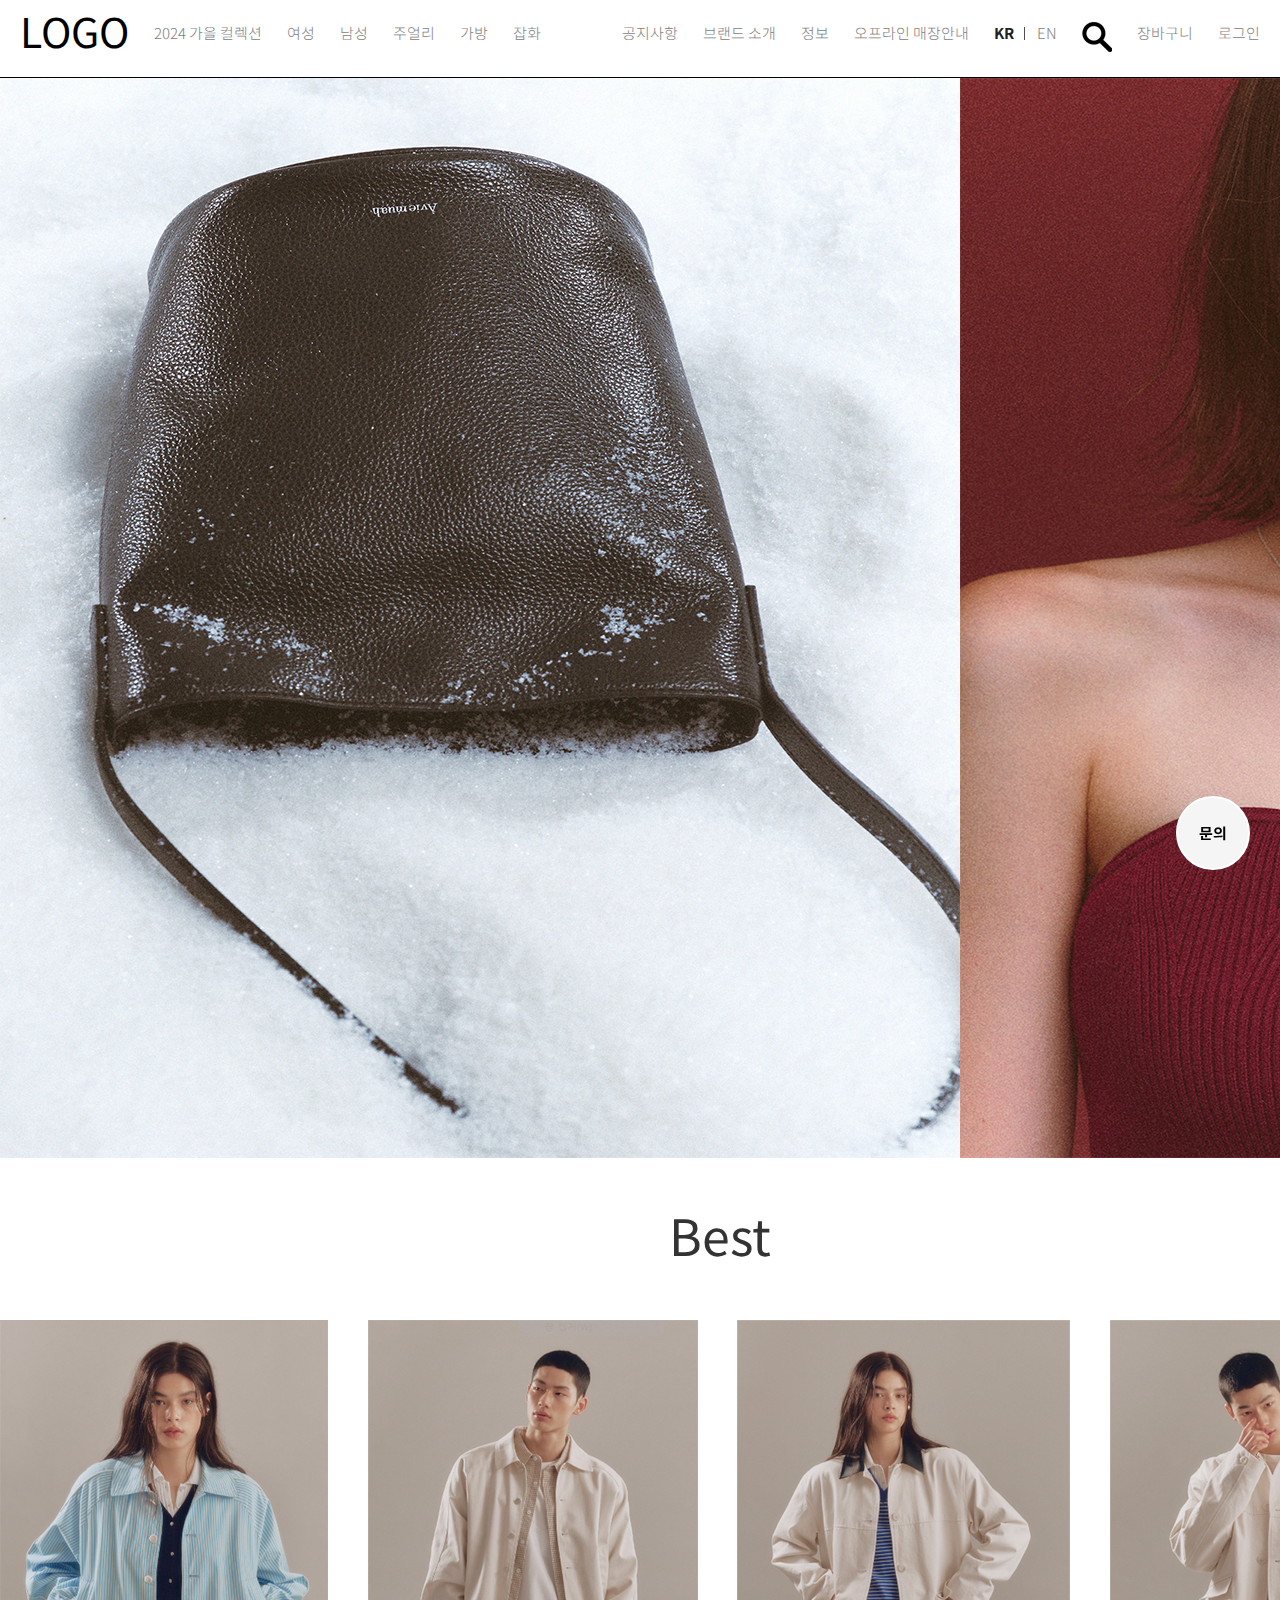
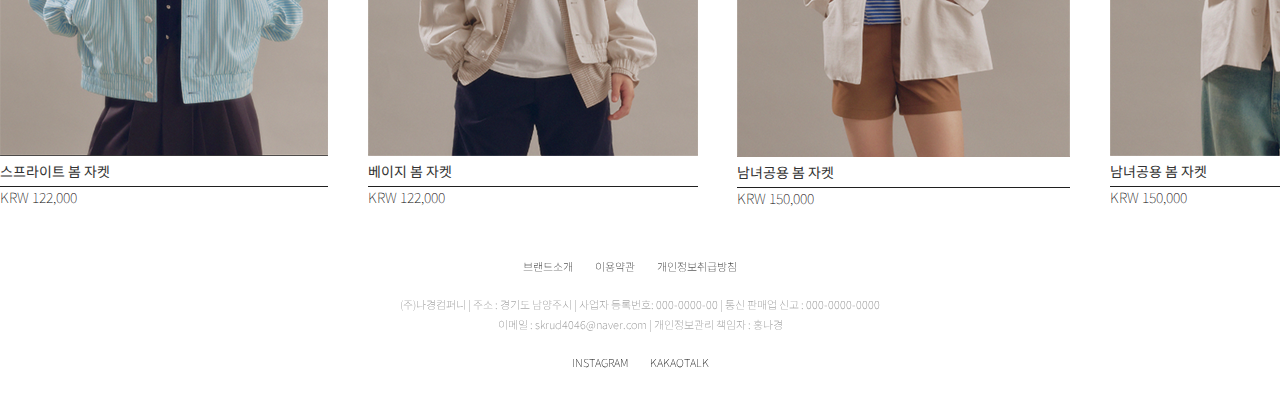
<file: index.html>
<!DOCTYPE html>
<html lang="KR">
  <head>
    <meta charset="UTF-8" />
    <meta name="viewport" content="width=device-width, initial-scale=1.0" />
    <title>프로토타입웹사이트</title>
    <link rel="stylesheet" href="./css/style.css" />
  </head>
  <body>
    <div id="wrap">
      <header id="header">
        <div class="inner">
          <h1><a href="./index.html">logo</a></h1>
          <nav id="gnb">
            <ul>
              <li><a href="./product.html">2024 가을 컬렉션</a></li>
              <li><a href="#">여성</a></li>
              <li><a href="#">남성</a></li>
              <li><a href="#">주얼리</a></li>
              <li><a href="#">가방</a></li>
              <li><a href="#">잡화</a></li>
            </ul>
            <ul>
              <li><a href="#">공지사항</a></li>
              <li><a href="#">브랜드 소개</a></li>
              <li><a href="#">정보</a></li>
              <li><a href="#">오프라인 매장안내</a></li>
              <li><a href="#" class="on">KR</a></li>
              <!-- after -->
              <li><a href="#">EN</a></li>
              <li>
                <a href="#"><img src="./img/seach_icon-1.png" alt="" /></a>
              </li>
              <li><a href="#">장바구니</a></li>
              <li><a href="#">로그인</a></li>
            </ul>
          </nav>
        </div>
      </header>
      <div id="slider">
        <div class="slider-wrap">
          <div class="slider s1">
            <img src="./img/main-bg.jpg" alt="메인페이지 슬라이드 이미지1" />
          </div>
          <div class="slider s2">
            <img src="./img/main-bg2.jpg" alt="메인페이지 슬라이드 이미지2" />
          </div>
          <div class="slider s3">
            <img src="./img/main-bg3.jpg" alt="메인페이지 슬라이드 이미지3" />
          </div>
        </div>
      </div>
      <section id="best">
        <div class="inner">
          <article>
            <h2>best</h2>
            <div class="box-wrap">
              <div class="box">
                <div class="img">
                  <img src="./img/best/best01.png" alt="w1" />
                </div>
                <div class="product_des">
                  <h3 class="name">스프라이트 봄 자켓</h3>
                  <p class="price">KRW 122,000</p>
                </div>
              </div>
              <div class="box">
                <div class="img">
                  <img src="./img/best/best02.png" alt="m1" />
                </div>
                <div class="product_des">
                  <h3 class="name">베이지 봄 자켓</h3>
                  <p class="price">KRW 122,000</p>
                </div>
              </div>
              <div class="box">
                <div class="img">
                  <img src="./img/best/best03.png" alt="w2" />
                </div>
                <div class="product_des">
                  <h3 class="name">남녀공용 봄 자켓</h3>
                  <p class="price">KRW 150,000</p>
                </div>
              </div>
              <div class="box">
                <div class="img">
                  <img src="./img/best/best04.png" alt="m2" />
                </div>
                <div class="product_des">
                  <h3 class="name">남녀공용 봄 자켓</h3>
                  <p class="price">KRW 150,000</p>
                </div>
              </div>
            </div>
            <a class="s-arrow-btn left" href="#"
              ><img src="./img/left-arrow.png" alt=""
            /></a>
            <a class="s-arrow-btn right" href="#"
              ><img src="./img/right-arrow.png" alt=""
            /></a>
          </article>
        </div>
      </section>
    </div>
    <div class="btn"><a href="#">문의</a></div>
    <footer id="footer">
      <div class="inner">
        <div class="link">
          <a href="#">브랜드소개</a>
          <a href="#">이용약관</a>
          <a href="#">개인정보취급방침</a>
        </div>
        <div class="infor">
          <p>
            (주)나경컴퍼니 | 주소 : 경기도 남양주시 | 사업자 등록번호:
            000-0000-00 | 통신 판매업 신고 : 000-0000-0000
          </p>
          <p>이메일 : skrud4046@naver.com | 개인정보관리 책임자 : 홍나경</p>
        </div>
        <div class="sns">
          <a href="#">INSTAGRAM</a>
          <a href="#">KAKAOTALK</a>
        </div>
      </div>
    </footer>
    <script src="./js/jquery_3.5.1.js"></script>
    <script src="./js/common.js"></script>
  </body>
</html>
</file>
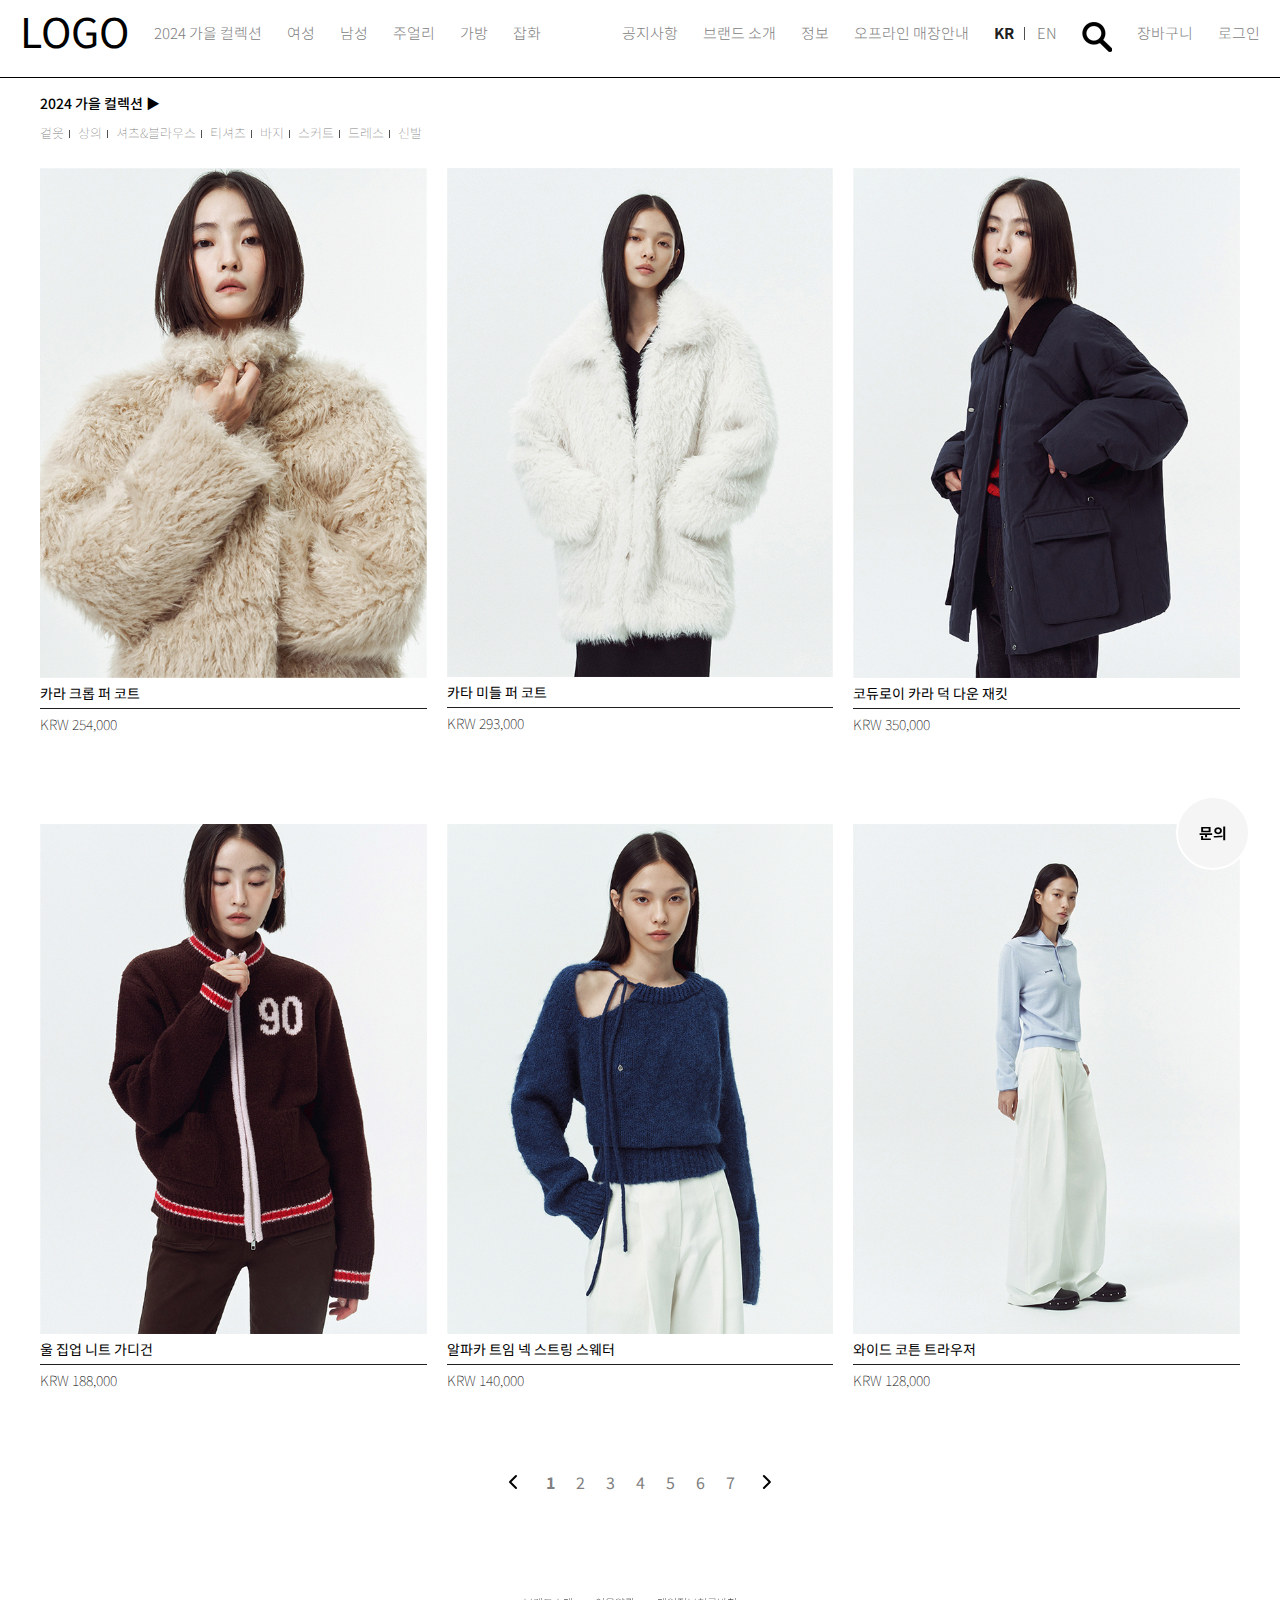
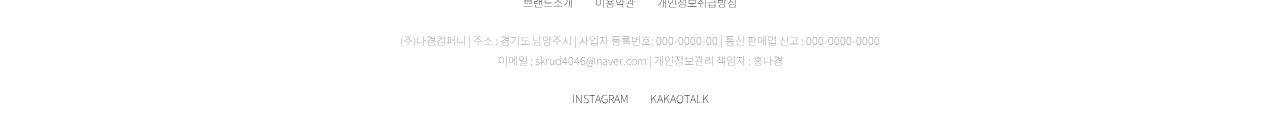
<file: product.html>
<!DOCTYPE html>
<html lang="en">
  <head>
    <meta charset="UTF-8" />
    <meta http-equiv="X-UA-Compatible" content="IE=edge" />
    <meta name="viewport" content="width=device-width, initial-scale=1.0" />
    <title>2024 가을 컬렉션</title>
    <link rel="stylesheet" href="./css/style.css" />
  </head>
  <body>
    <div id="wrap">
      <header id="header">
        <div class="inner">
          <h1><a href="./index.html">logo</a></h1>
          <nav id="gnb">
            <ul>
              <li><a href="./product.html">2024 가을 컬렉션</a></li>
              <li><a href="#">여성</a></li>
              <li><a href="#">남성</a></li>
              <li><a href="#">주얼리</a></li>
              <li><a href="#">가방</a></li>
              <li><a href="#">잡화</a></li>
            </ul>
            <ul>
              <li><a href="#">공지사항</a></li>
              <li><a href="#">브랜드 소개</a></li>
              <li><a href="#">정보</a></li>
              <li><a href="#">오프라인 매장안내</a></li>
              <li><a href="#" class="on">KR</a></li>
              <!-- after -->
              <li><a href="#">EN</a></li>
              <li>
                <a href="#"><img src="./img/seach_icon-1.png" alt="" /></a>
              </li>
              <li><a href="#">장바구니</a></li>
              <li><a href="#">로그인</a></li>
            </ul>
          </nav>
        </div>
      </header>
      <section id="container">
        <div class="subpage">
          <div class="title">
            <h3>2024 가을 컬렉션 ▶</h3>
            <ul class="category">
              <li><a href="#">겉옷</a></li>
              <!-- after -->
              <li><a href="#">상의</a></li>
              <!-- after -->
              <li><a href="#">셔츠&블라우스</a></li>
              <!-- after -->
              <li><a href="#">티셔츠</a></li>
              <!-- after -->
              <li><a href="#">바지</a></li>
              <!-- after -->
              <li><a href="#">스커트</a></li>
              <!-- after -->
              <li><a href="#">드레스</a></li>
              <!-- after -->
              <li><a href="#">신발</a></li>
            </ul>
          </div>
          <div class="product">
            <ul class="product_grid">
              <li>
                <div class="box">
                  <div class="thumnail">
                    <a href="./product_detail.html"
                      ><img src="./img/subpage/img1.png" alt="" /><img
                        src="./img/subpage/img1_hover.png"
                        class="hover_img"
                        alt=""
                    /></a>
                  </div>
                </div>
                <div class="product_des">
                  <h3 class="name">카라 크롭 퍼 코트</h3>
                  <p class="price">KRW 254,000</p>
                </div>
              </li>
              <li>
                <div class="box">
                  <div class="thumnail">
                    <a href="#"
                      ><img src="./img/subpage/img2.png" alt="" /><img
                        src="./img/subpage/img2_hover.png"
                        class="hover_img"
                        alt=""
                    /></a>
                  </div>
                </div>
                <div class="product_des">
                  <h3 class="name">카타 미들 퍼 코트</h3>
                  <p class="price">KRW 293,000</p>
                </div>
              </li>
              <li>
                <div class="box">
                  <div class="thumnail">
                    <a href="#"
                      ><img src="./img/subpage/img3.png" alt="" /><img
                        src="./img/subpage/img3_hover.png"
                        class="hover_img"
                        alt=""
                    /></a>
                  </div>
                </div>
                <div class="product_des">
                  <h3 class="name">코듀로이 카라 덕 다운 재킷</h3>
                  <p class="price">KRW 350,000</p>
                </div>
              </li>
              <li>
                <div class="box">
                  <div class="thumnail">
                    <a href="#"
                      ><img src="./img/subpage/img4.png" alt="" /><img
                        src="./img/subpage/img4_hover.png"
                        class="hover_img"
                        alt=""
                    /></a>
                  </div>
                </div>
                <div class="product_des">
                  <h3 class="name">울 집업 니트 가디건</h3>
                  <p class="price">KRW 188,000</p>
                </div>
              </li>
              <li>
                <div class="box">
                  <div class="thumnail">
                    <a href="#"
                      ><img src="./img/subpage/img5.png" alt="" /><img
                        src="./img/subpage/img5_hover.png"
                        class="hover_img"
                        alt=""
                    /></a>
                  </div>
                </div>
                <div class="product_des">
                  <h3 class="name">알파카 트임 넥 스트링 스웨터</h3>
                  <p class="price">KRW 140,000</p>
                </div>
              </li>
              <li>
                <div class="box">
                  <div class="thumnail">
                    <a href="#"
                      ><img src="./img/subpage/img6.png" alt="" /><img
                        src="./img/subpage/img6_hover.png"
                        class="hover_img"
                        alt=""
                    /></a>
                  </div>
                </div>
                <div class="product_des">
                  <h3 class="name">와이드 코튼 트라우저</h3>
                  <p class="price">KRW 128,000</p>
                </div>
              </li>
            </ul>
          </div>
        </div>
        <div id="pagination-wrap">
          <div class="pagination">
            <a href="#" class="prev">prev</a>
            <ul>
              <li class="active"><a href="#">1</a></li>
              <li><a href="#">2</a></li>
              <li><a href="#">3</a></li>
              <li><a href="#">4</a></li>
              <li><a href="#">5</a></li>
              <li><a href="#">6</a></li>
              <li><a href="#">7</a></li>
            </ul>
            <a href="#" class="next">next</a>
          </div>
        </div>
      </section>
    </div>
    <div class="btn"><a href="#">문의</a></div>
    <footer id="footer">
      <div class="inner">
        <div class="link">
          <a href="#">브랜드소개</a>
          <a href="#">이용약관</a>
          <a href="#">개인정보취급방침</a>
        </div>
        <div class="infor">
          <p>
            (주)나경컴퍼니 | 주소 : 경기도 남양주시 | 사업자 등록번호:
            000-0000-00 | 통신 판매업 신고 : 000-0000-0000
          </p>
          <p>이메일 : skrud4046@naver.com | 개인정보관리 책임자 : 홍나경</p>
        </div>
        <div class="sns">
          <a href="#">INSTAGRAM</a>
          <a href="#">KAKAOTALK</a>
        </div>
      </div>
    </footer>
  </body>
</html>
</file>
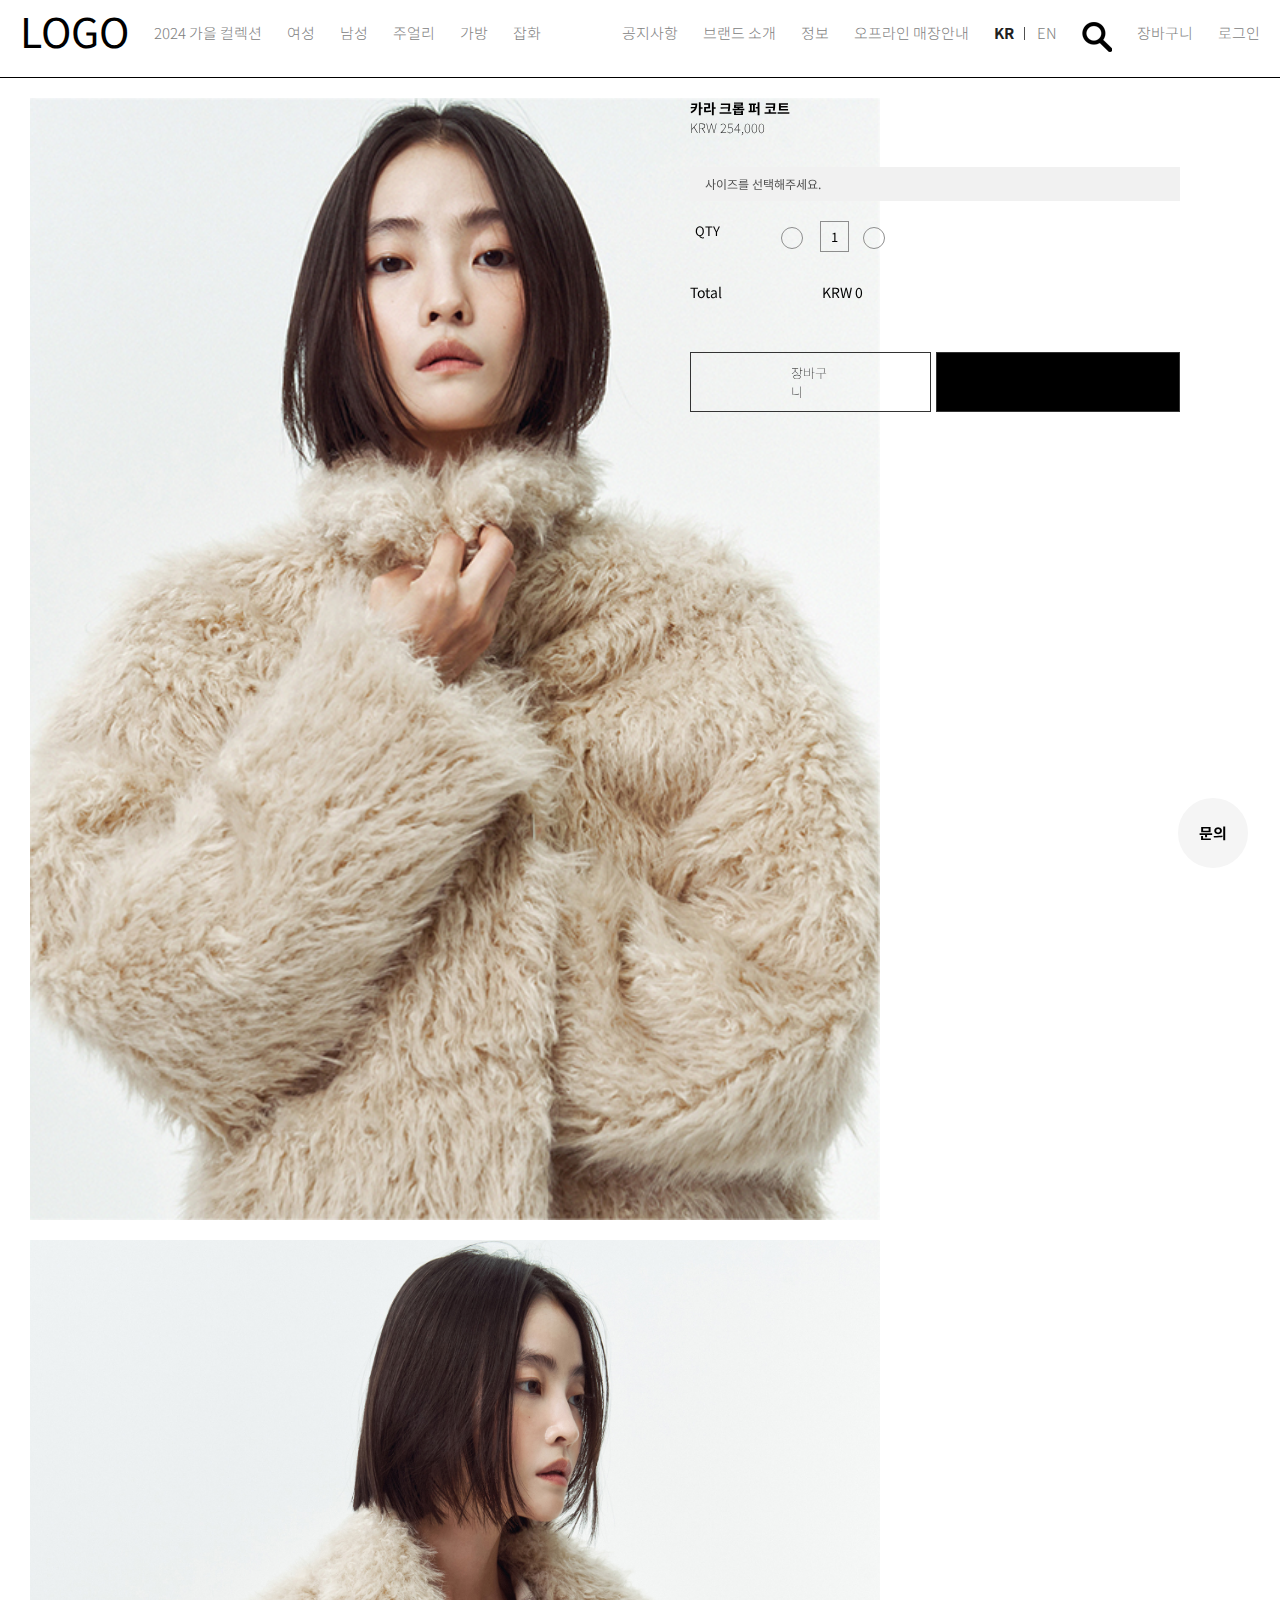
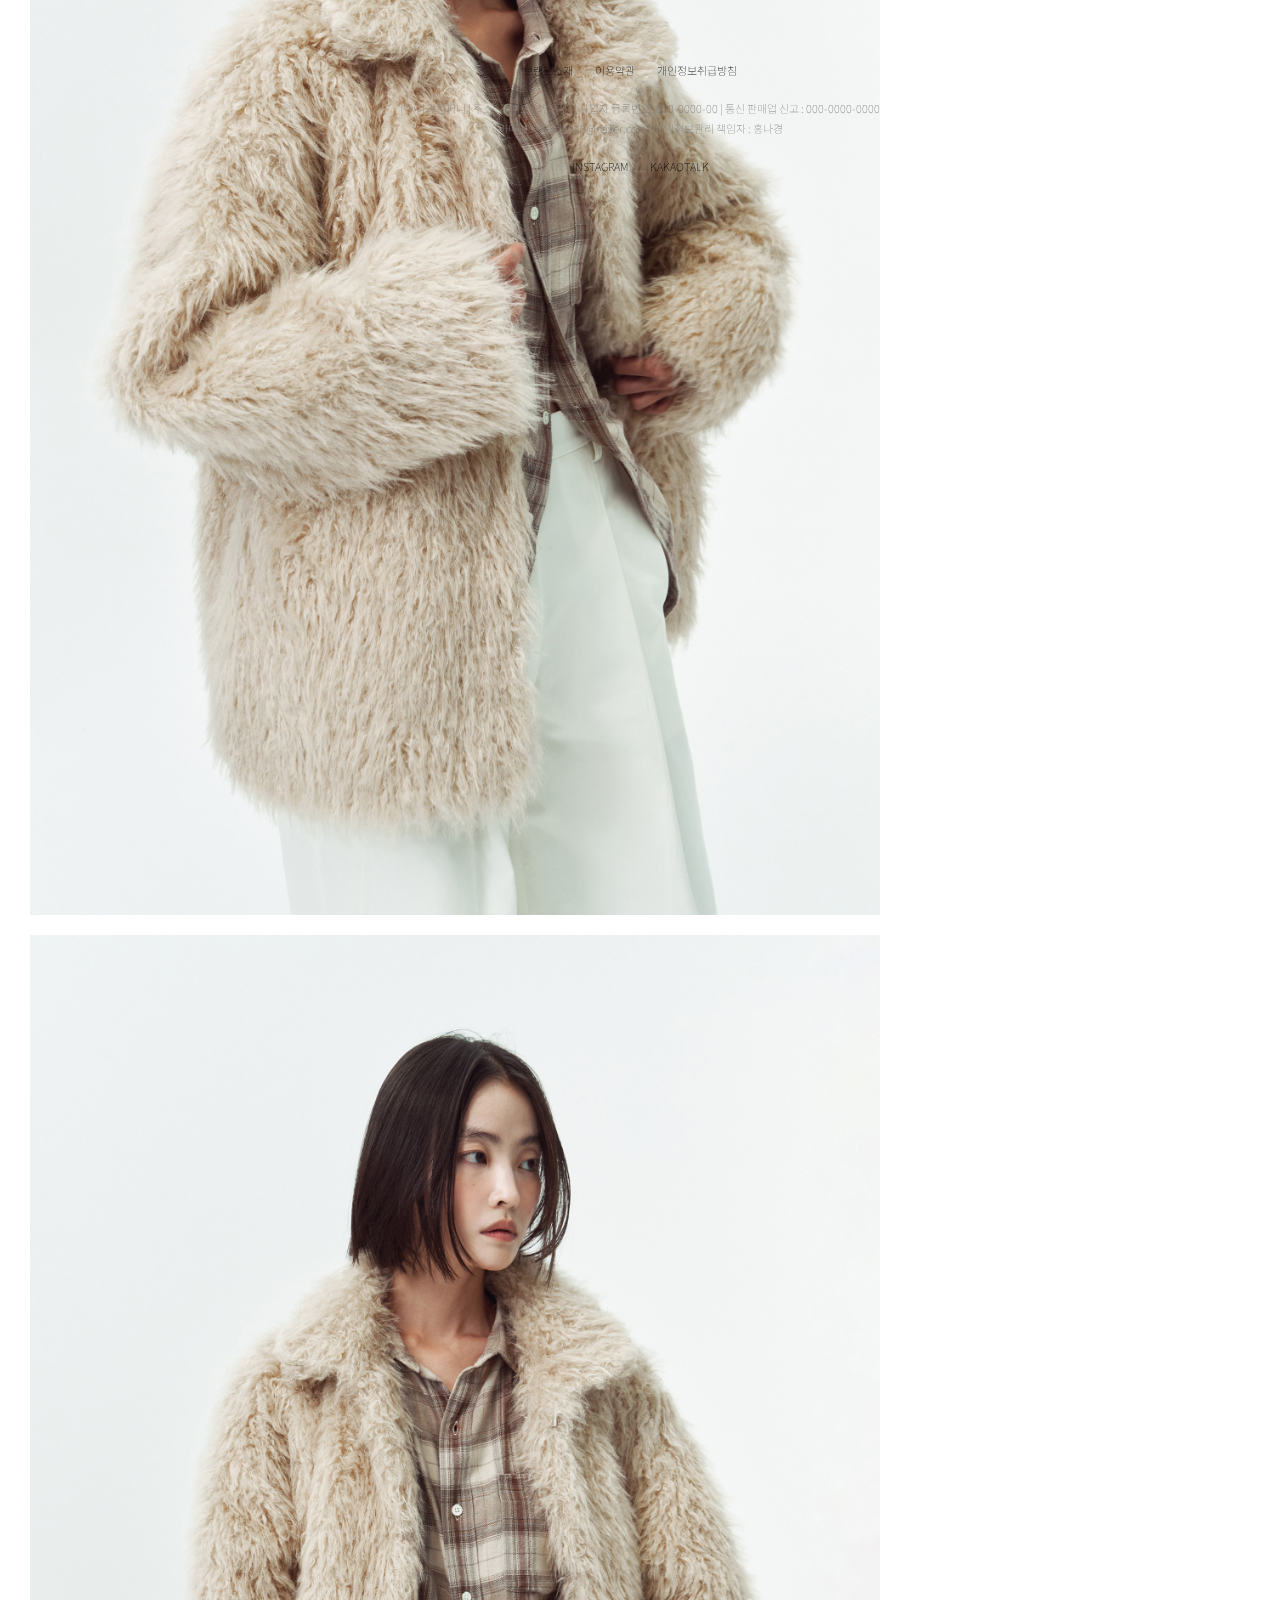
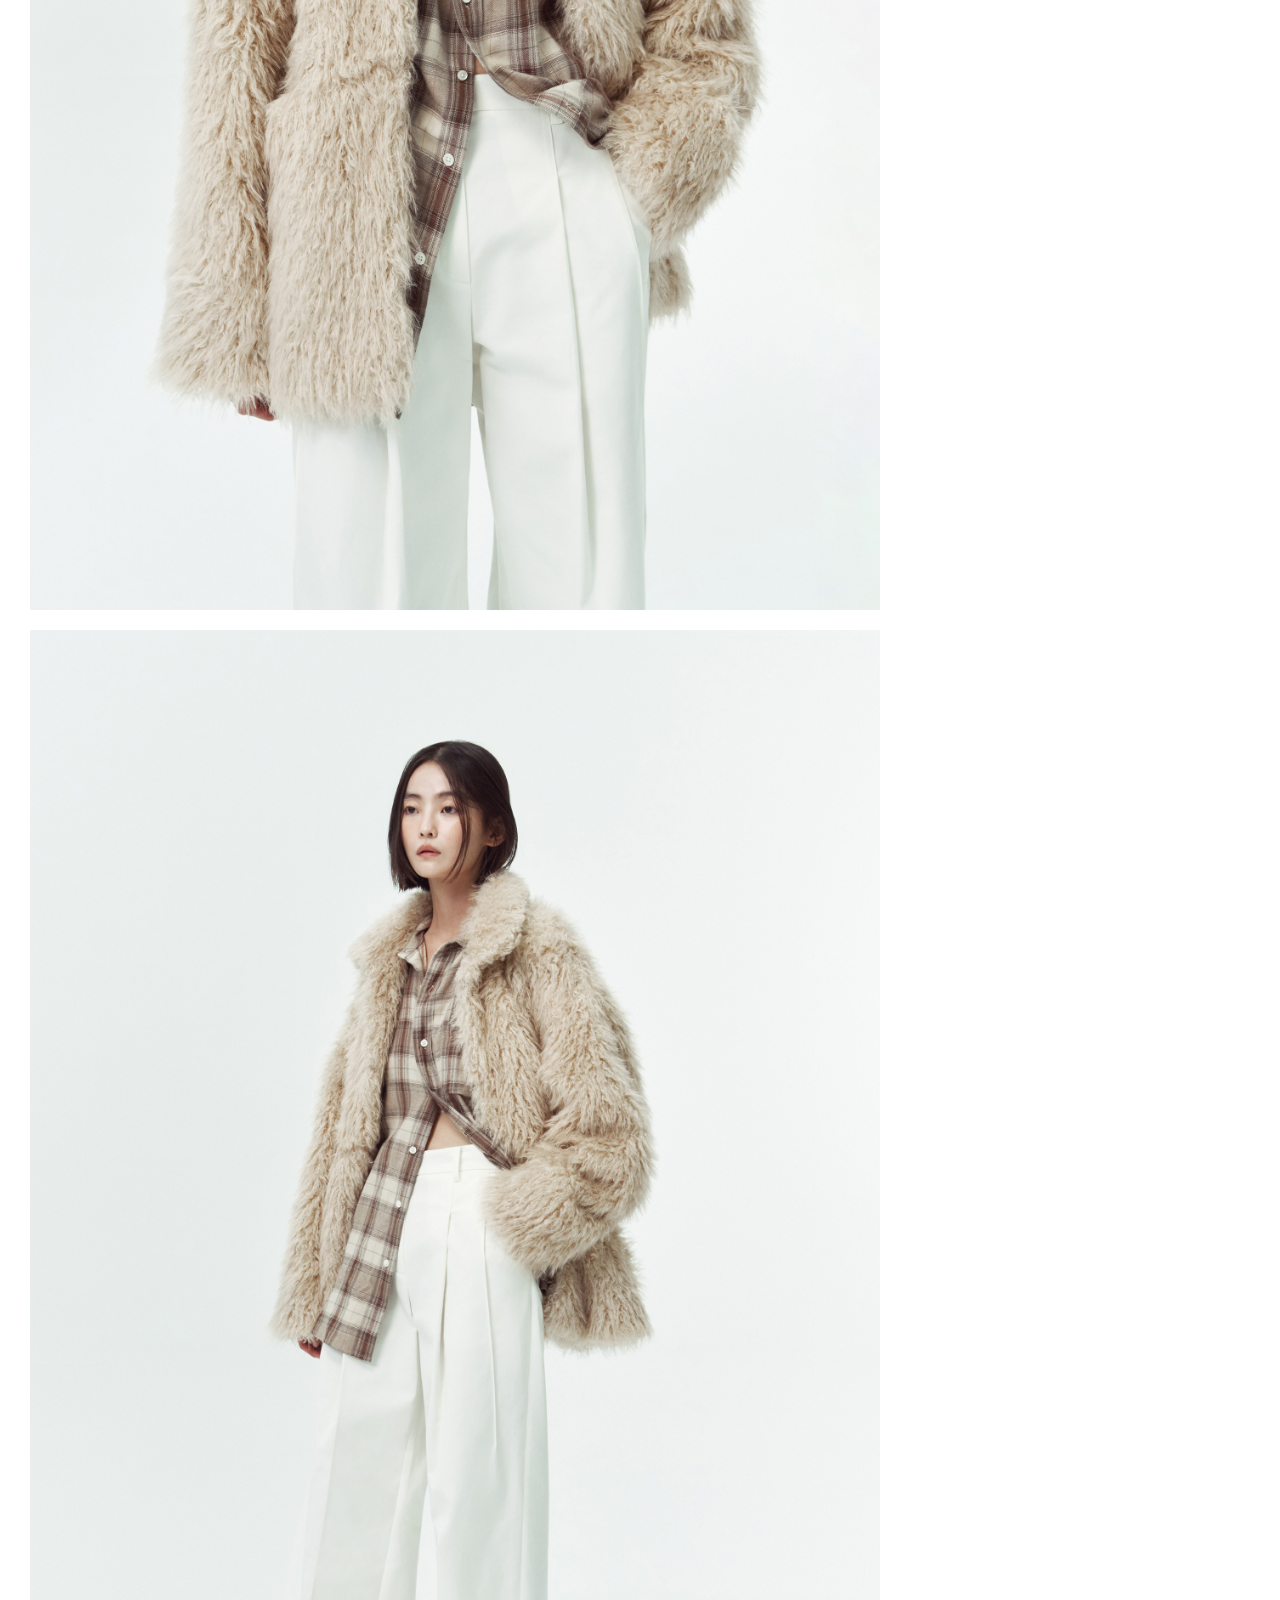
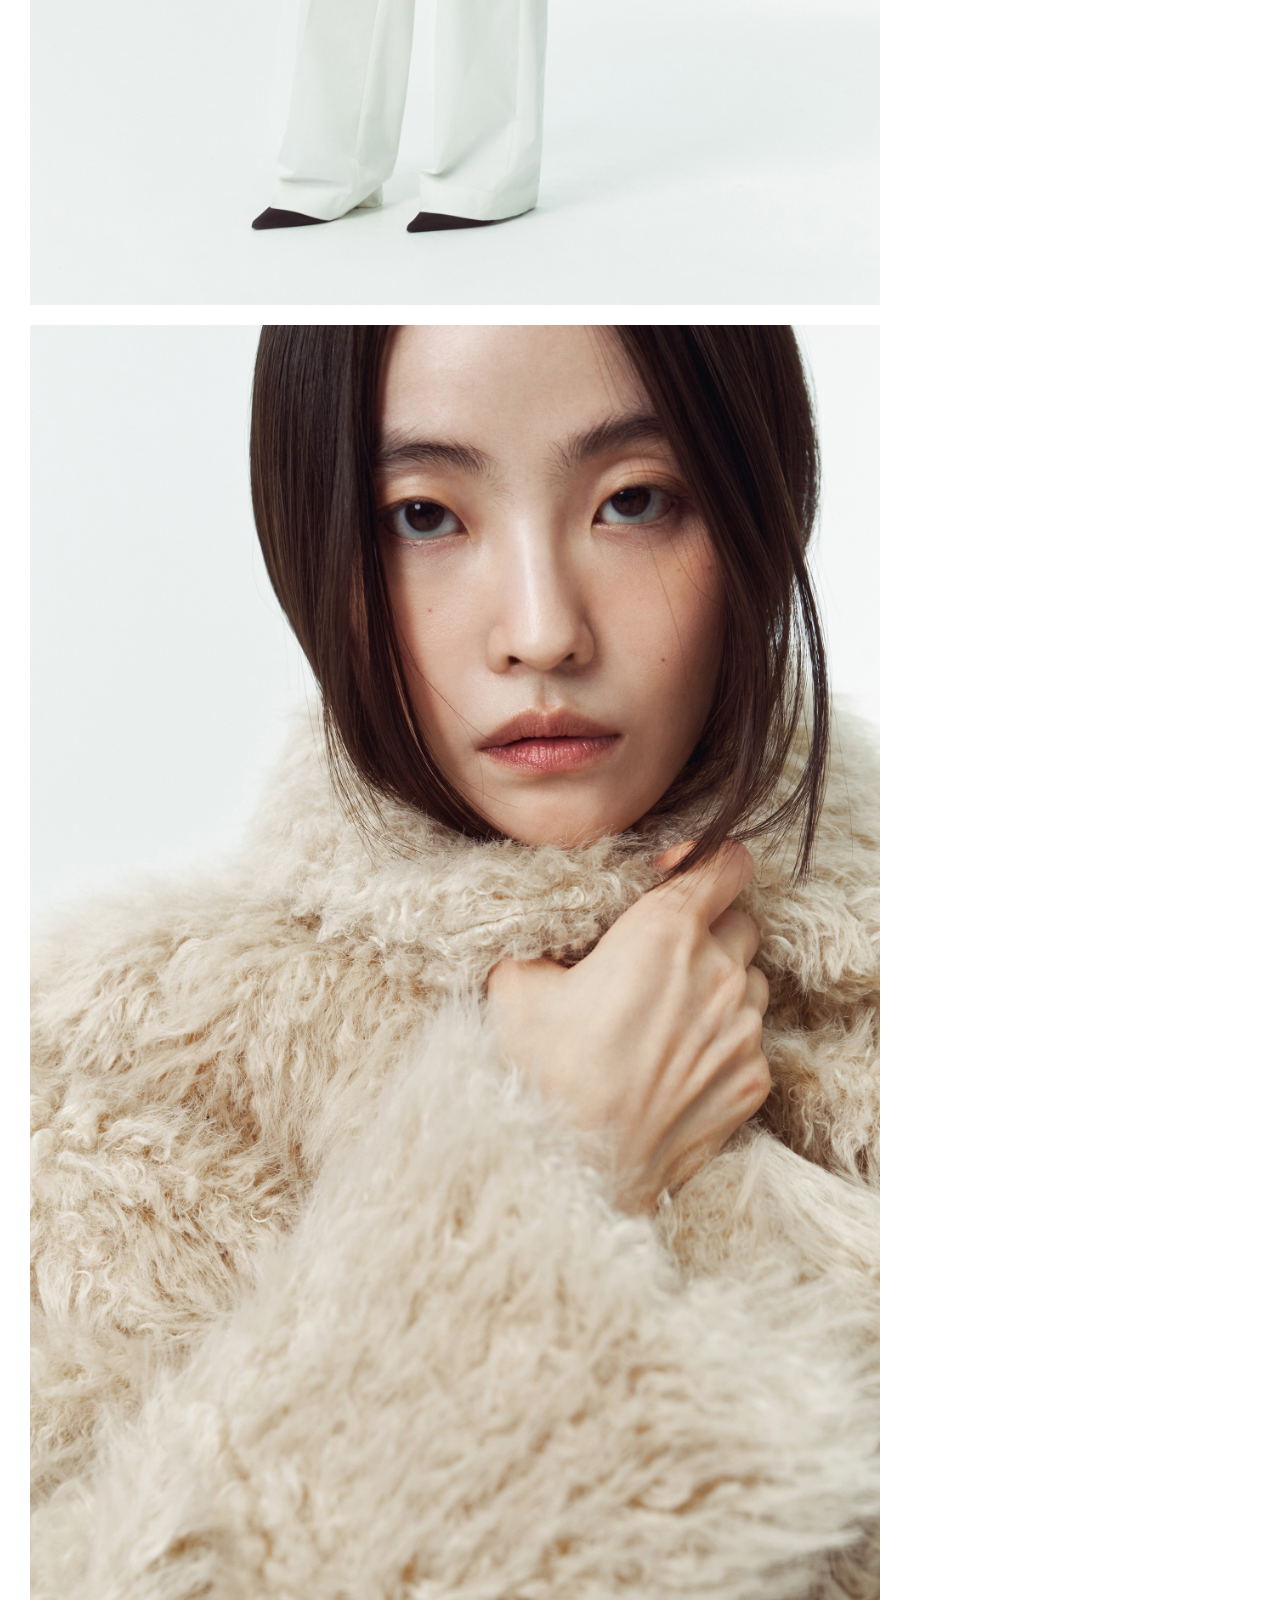
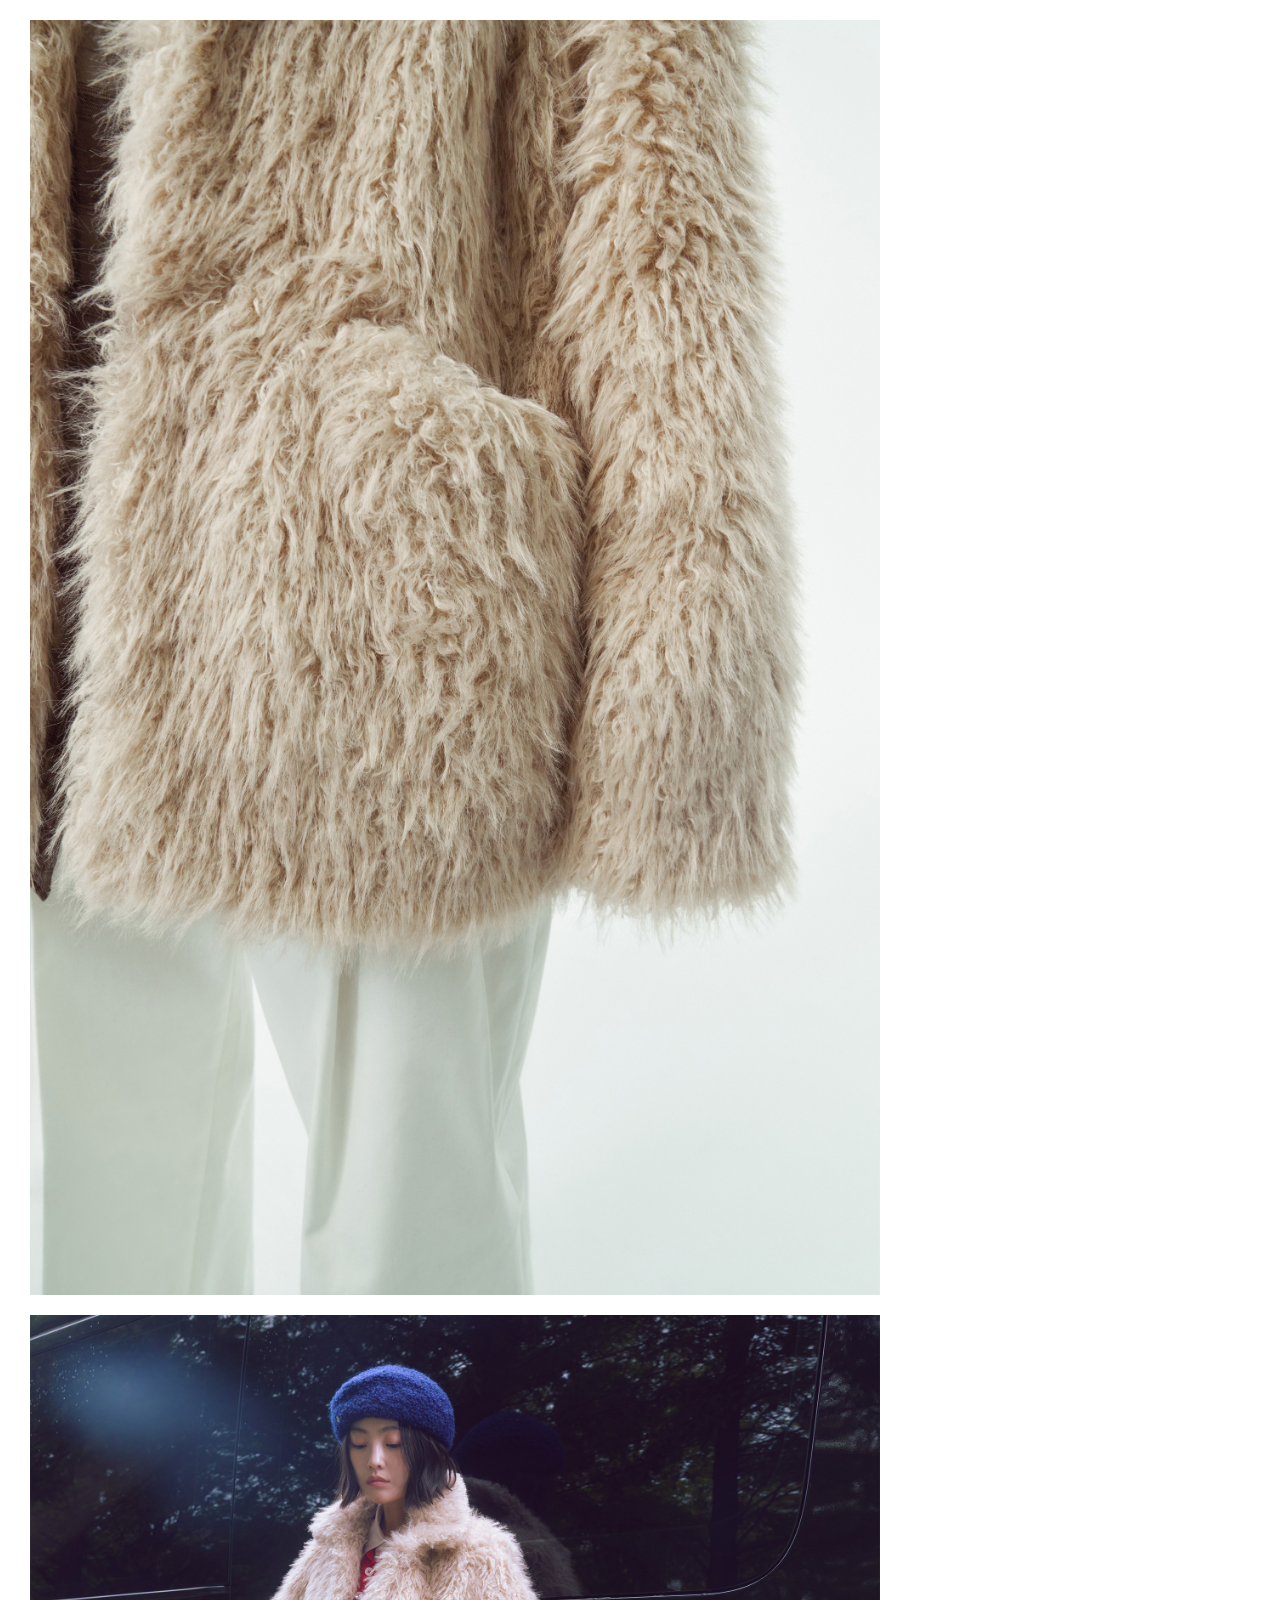
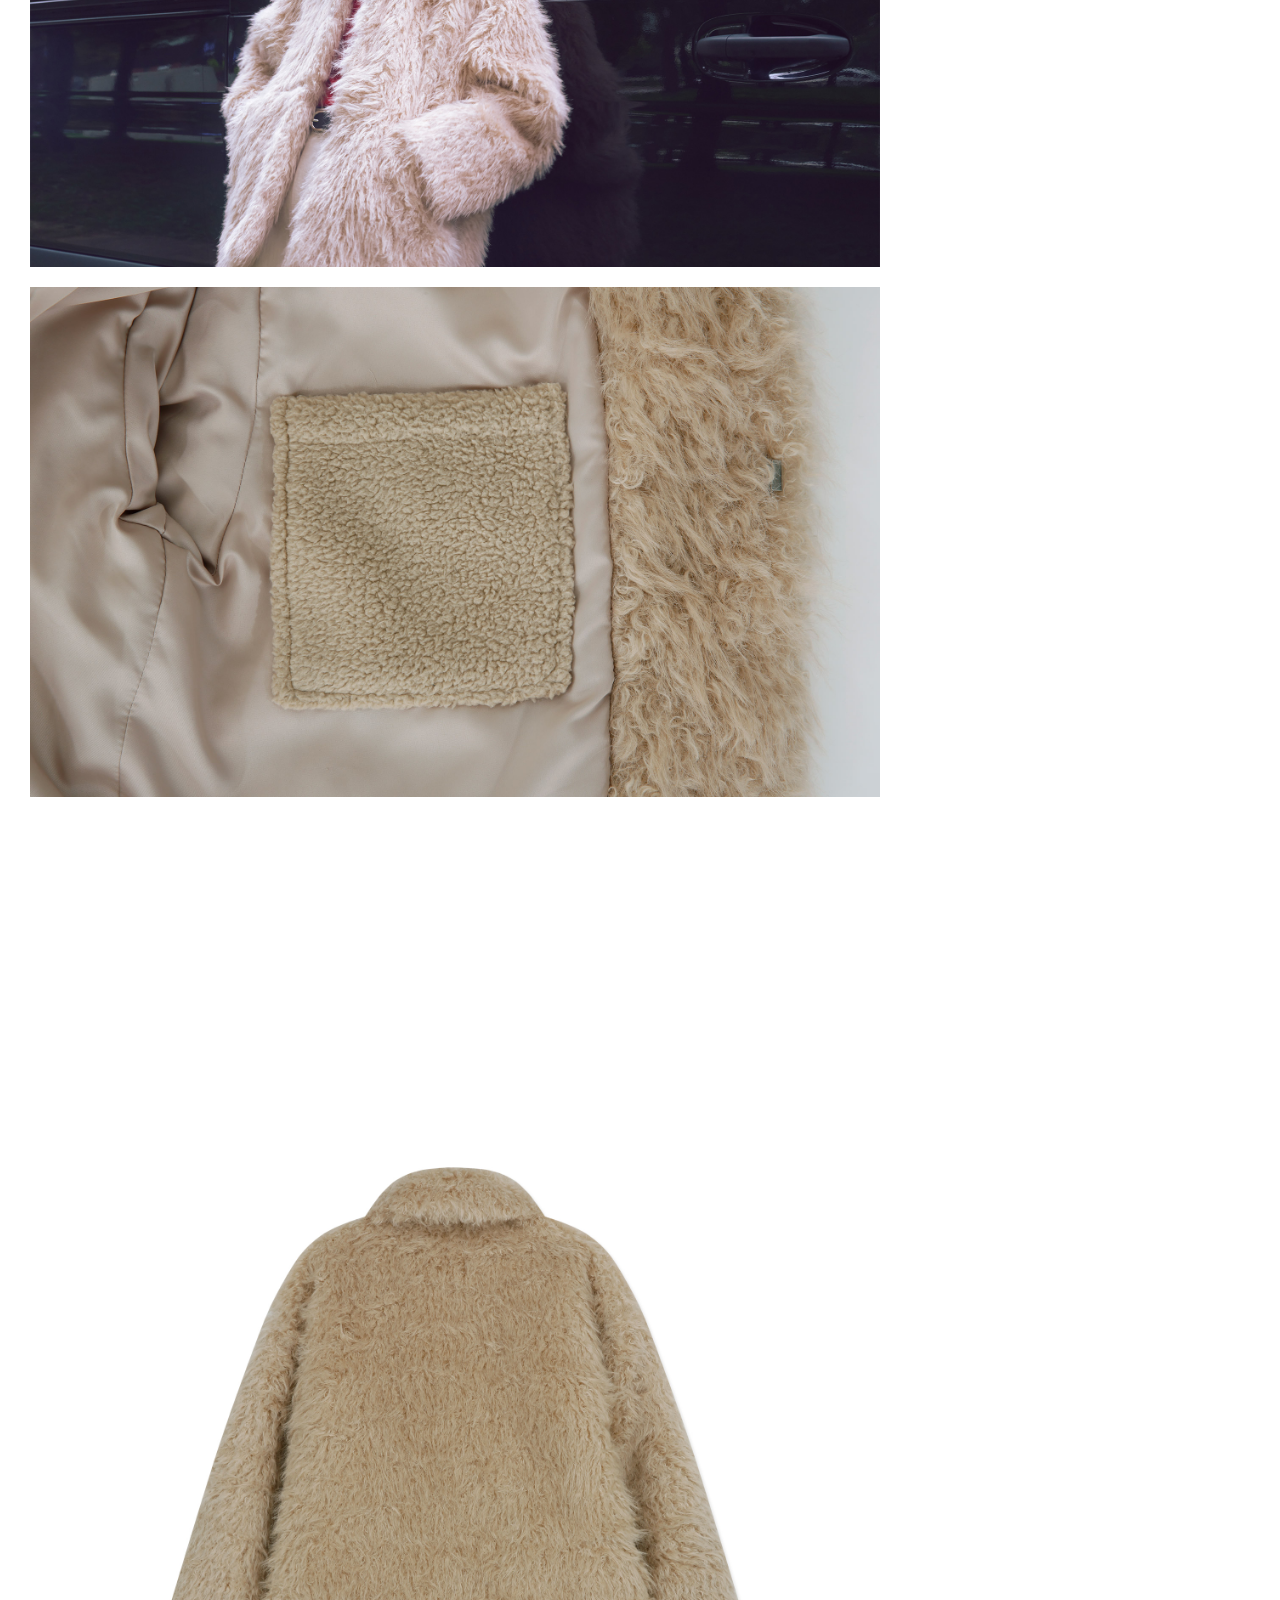
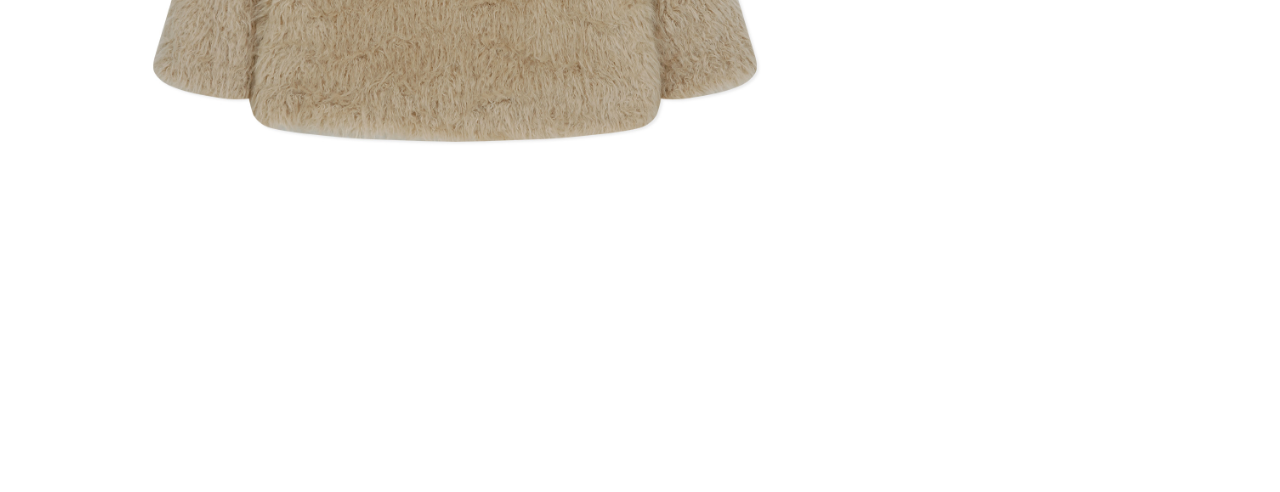
<file: product_detail.html>
<!DOCTYPE html>
<html lang="en">
  <head>
    <meta charset="UTF-8" />
    <meta http-equiv="X-UA-Compatible" content="IE=edge" />
    <meta name="viewport" content="width=device-width, initial-scale=1.0" />
    <title>2024 가을 컬렉션</title>
    <link rel="stylesheet" href="./css/style.css" />
  </head>
  <body>
    <div id="wrap">
      <header id="header">
        <div class="inner">
          <h1><a href="./index.html">logo</a></h1>
          <nav id="gnb">
            <ul>
              <li><a href="./product.html">2024 가을 컬렉션</a></li>
              <li><a href="#">여성</a></li>
              <li><a href="#">남성</a></li>
              <li><a href="#">주얼리</a></li>
              <li><a href="#">가방</a></li>
              <li><a href="#">잡화</a></li>
            </ul>
            <ul>
              <li><a href="#">공지사항</a></li>
              <li><a href="#">브랜드 소개</a></li>
              <li><a href="#">정보</a></li>
              <li><a href="#">오프라인 매장안내</a></li>
              <li><a href="#" class="on">KR</a></li>
              <!-- after -->
              <li><a href="#">EN</a></li>
              <li>
                <a href="#"><img src="./img/seach_icon-1.png" alt="" /></a>
              </li>
              <li><a href="#">장바구니</a></li>
              <li><a href="#">로그인</a></li>
            </ul>
          </nav>
        </div>
      </header>
      <section id="container">
        <div class="product_detail">
          <div class="product_img">
            <div class="img_block">
              <ul>
                <li><img src="./img/subpage/img1.png" alt="" /></li>
                <li>
                  <img src="./img/subpage-detail/subpage-detail1.jpg" alt="" />
                </li>
                <li>
                  <img src="./img/subpage-detail/subpage-detail2.jpg" alt="" />
                </li>
                <li>
                  <img src="./img/subpage-detail/subpage-detail3.jpg" alt="" />
                </li>
                <li>
                  <img src="./img/subpage-detail/subpage-detail4.jpg" alt="" />
                </li>
                <li>
                  <img src="./img/subpage-detail/subpage-detail5.jpg" alt="" />
                </li>
                <li>
                  <img src="./img/subpage-detail/subpage-detail6.jpg" alt="" />
                </li>
                <li>
                  <img src="./img/subpage-detail/subpage-detail7.jpg" alt="" />
                </li>
                <li>
                  <img src="./img/subpage-detail/subpage-detail8.jpg" alt="" />
                </li>
              </ul>
            </div>
          </div>
          <div class="product_info">
            <div class="des">
              <div class="head">
                <h3 class="name">카라 크롭 퍼 코트</h3>
                <p class="price">KRW 254,000</p>
                <div class="option">
                  <div class="box">사이즈를 선택해주세요.</div>
                  <div class="count">
                    <p>QTY</p>
                    <p class="num">1</p>
                  </div>
                </div>
                <div class="total">
                  <p>total</p>
                  <p class="t-price">KRW 0</p>
                </div>
              </div>
              <div class="buy-btn">
                <div class="shop">
                  <a href="#">장바구니</a>
                </div>
                <div class="buy">
                  <a href="#">바로 구매</a>
                </div>
              </div>
            </div>
          </div>
        </div>
      </section>
    </div>
    <div class="btn"><a href="#">문의</a></div>
    <footer id="footer">
      <div class="inner">
        <div class="link">
          <a href="#">브랜드소개</a>
          <a href="#">이용약관</a>
          <a href="#">개인정보취급방침</a>
        </div>
        <div class="infor">
          <p>
            (주)나경컴퍼니 | 주소 : 경기도 남양주시 | 사업자 등록번호:
            000-0000-00 | 통신 판매업 신고 : 000-0000-0000
          </p>
          <p>이메일 : skrud4046@naver.com | 개인정보관리 책임자 : 홍나경</p>
        </div>
        <div class="sns">
          <a href="#">INSTAGRAM</a>
          <a href="#">KAKAOTALK</a>
        </div>
      </div>
    </footer>
  </body>
</html>
</file>
<file: css/style.css>
@charset "UTF-8";
@import url("https://fonts.googleapis.com/css2?family=Noto+Sans+KR:wght@100..900&display=swap");
/* 공통영역 시작 */
* {
  margin: 0;
  padding: 0;
}
body {
  font-family: "Noto Sans KR", sans-serif;
  font-optical-sizing: auto;
  font-weight: 100;
  font-style: normal;
}

a {
  text-decoration: none;
  color: black;
}

ul li a {
  text-decoration: none;
  color: #818181;
}

ul li a:hover {
  text-decoration: none;
  color: black;
}

ul,
ol {
  list-style: none;
}
section .inner {
  margin: 0 auto;
  width: 1440px;
}

/*공통버튼*/
.btn {
  position: fixed;
  width: 70px;
  height: 70px;
  line-height: 70px;
  border-radius: 50%;
  right: 30px;
  bottom: 30px;
  background-color: whitesmoke;
  border: 2px solid white;
  overflow: hidden;
}

.btn a {
  font-size: 15px;
  font-weight: 700;
  text-align: center;
  display: block;
  width: 100%;
  height: 100%;
}

/* 공통영역 끝 */

/* home 영역 시작 */
#header .inner {
  padding: 0 20px;
  display: flex;
  justify-content: space-between;
  align-items: center;
  background-color: white;
  border-bottom: 1px solid black;
}

#header .inner h1 {
  font-size: 41px;
  font-weight: 400;
  text-transform: uppercase;
  flex-basis: 50px;
  flex-grow: 0;
  flex-shrink: 0;
  margin-bottom: 17px;
}
#gnb {
  display: flex;
  justify-content: space-between;
  flex-grow: 1;
}

#gnb ul {
  display: flex;
}

#gnb ul:nth-child(2) li:nth-last-of-type(4) {
  margin-left: 10px;
}

#gnb ul li {
  font-size: 15px;
  font-weight: 300;
  margin-left: 25px;
}

#gnb ul li:first-child {
  margin-left: 25px;
}

#gnb ul:nth-child(2) li:nth-last-of-type(5):after {
  content: "";
  display: inline-block;
  width: 1px;
  height: 13px;
  background: #505050;
  margin: 0 2px -1px 10px;
}
#gnb ul li a.on {
  color: #202020;
  font-weight: 700;
}
/* home 영역 끝 */

/* 이미지슬라이더 */
#slider {
  width: 1920px;
  height: 1080px;
}
.slider-wrap {
  position: relative;
}
.slider-wrap > div {
  display: none;
}
.slider-wrap > div:first-child {
  display: block;
}
.slider-wrap .slider {
  position: absolute;
  left: 0;
  top: 0;
}
.slider-wrap .slider img {
  vertical-align: top;
  width: 100%;
  height: 1080px;
}

/*best 영역*/
section#best .inner {
  margin: 0 auto;
  text-align: center;
  position: relative;
  height: 600px;
}

section#best .inner article h2 {
  font-size: 50px;
  font-weight: 400;
  text-transform: capitalize;
  color: #333;
  padding-top: 40px;
}

/*best section arrow*/
section#best .inner article .s-arrow-btn {
  position: absolute;
  top: 55%;
  transform: translateX(-50%);
}
section#best .inner article .s-arrow-btn.left {
  left: -12%;
}
section#best .inner article .s-arrow-btn.right {
  right: -15%;
}

/*best box 영역*/
section#best .inner article .box-wrap {
  margin-top: 50px;
  display: flex;
  justify-content: space-between;
  position: relative;
}

section#best .inner article .box-wrap .box h3 {
  font-size: 14px;
  text-align: left;
  font-weight: 400;
  color: #333;
}

.box .product_des {
  text-align: left;
  font-size: 14px;
  line-height: 20px;
}

.box .product_des .name {
  padding: 0 0 5px;
  border-bottom: 1px solid #202020;
}

/*best box 영역 끝*/
/*best 영역 끝*/

/*footer*/

#footer {
  padding: 100px 0 30px;
}

#footer .inner {
  position: relative;
  text-align: center;
  margin: 0 30px;
  font-size: 11px;
  color: #808080;
}

.inner .link a {
  display: inline-block;
  font-size: 11px;
  margin: 0 20px 0 0;
}

.inner .infor {
  margin: 20px 0 0;
}

.inner .infor p {
  line-height: 20px;
}

.inner .sns {
  margin: 20px 0 0;
}
.inner .sns a {
  display: inline-block;
  margin: 0 20px 0 0;
}
.inner .sns a:last-child {
  margin: 0;
}

/*product 2024 가을 컬렉션*/
#wrap {
  position: relative;
}
#container {
  position: relative;
  margin: 0 30px;
}

/*서브페이지-서브 메뉴*/
.subpage .title {
  position: absolute;
  margin: 0 10px 40px;
  line-height: normal;
  font-size: 0;
}

.subpage .title h3 {
  display: inline-block;
  margin-top: 15px;
  font-weight: 500;
  font-size: 14px;
}

.category li {
  display: inline-block;
  margin-top: 10px;
  font-size: 13px;
  color: #505050;
}

.category li:not(:last-child):after {
  content: "";
  display: inline-block;
  width: 1px;
  height: 8px;
  background: #505050;
  margin: 0 8px 0 5px;
}
/*얘의 의미?*/

/* +상품이 3개씩 노출 되어야함*/
/*img*/
.product .product_grid {
  justify-content: space-between;
  display: flex;
}

.product ul > li {
  width: 33.33%;
  position: relative;
  display: inline-block;
  margin: 90px 0 0;
  vertical-align: top;
}

.product .box {
  position: relative;
  margin: 0 10px;
  text-align: center;
}

.product .box .thumnail {
  position: relative;
}

.product .box .thumnail a {
  display: block;
  position: relative;
}

.product .box .thumnail img {
  width: 100%;
  height: auto;
  box-sizing: border-box;
}

.product .box .thumnail img.hover_img {
  position: absolute;
  top: 0;
  left: 0;
  opacity: 0;
  transition: opacity 0.8s;
}
.product .box .thumnail img:hover {
  opacity: 1;
}

/*description*/
.product .product_des h3 {
  font-size: 14px;
  font-weight: 400;
}
.product ul {
  flex-wrap: wrap;
}
.product .product_des {
  text-align: left;
  margin: 0 10px 0;
  font-size: 14px;
  line-height: 20px;
}

.product .product_des .name {
  padding: 0 0 5px;
  margin: 0 0 5px;
  border-bottom: 1px solid #202020;
}

/* pagination */
#pagination-wrap {
  margin-top: 80px;
  width: 100%;
  text-align: center;
}
.pagination {
  display: flex;
  align-items: center;
  justify-content: center;
}
.pagination a.prev {
  background-image: url("../img/pagination_icon.svg");
  background-position: left bottom;
  text-indent: -9999px;
  height: 24px;
  width: 24px;
  background-repeat: no-repeat;
  background-size: 48px 24px;
  overflow: hidden;
}

.pagination ul {
  display: flex;
  margin: 0 10px;
}
.pagination ul li {
  display: flex;
  justify-content: center;
  align-items: center;
}
.pagination ul li.active a {
  color: gray;
  font-size: 16px;
  font-weight: 700;
}
.pagination ul li a {
  min-width: 30px;
  color: gray;
  font-size: 16px;
  font-weight: 400;
}

.pagination a.next {
  background-image: url("../img/pagination_icon.svg");
  background-position: right bottom;
  text-indent: -9999px;
  height: 24px;
  width: 24px;
  background-repeat: no-repeat;
  background-size: 48px 24px;
  overflow: hidden;
}

/* product detail page */
.product_detail {
  display: flex;
}
.product_detail .product_img {
  width: 50%;
}
.product_detail .product_img .img_block {
  width: 850px;
  height: 1464px;
}
.product_detail .product_img .img_block ul li {
  margin: 20px 0 0;
}
.product_detail .product_img .img_block ul li img {
  vertical-align: top;
  width: 100%;
}

.product_info {
  width: 50%;
  height: 720px;
  position: fixed;
  padding: 20px 0 0;
  font-size: 12px;
  right: 25px;
}
.product_info .des {
  margin: auto;
  max-width: 490px;
}
.product_info .des .head p.price {
  font-size: 13px;
}
.product_info .des .option {
  position: relative;
  padding: 30px 0 0;
}

.product_info .des .option .box {
  width: 490px;
  height: 34px;
  background-color: #f1f1f1;
  line-height: 34px;
  font-size: 12px;
  font-weight: 400;
  color: #505050;
  text-indent: 15px;
}
.product_info .des .option .count {
  display: flex;
}
.product_info .des .option p {
  margin: 20px 0 0 5px;
  font-size: 13px;
  font-weight: 400;
}
.product_info .des .option p.num {
  margin-left: 100px;
  border: 1px solid rgb(141, 141, 141);
  padding: 5px 10px;
}
.product_info .des .option p.num::before {
  content: "";
  position: absolute;
  border-radius: 50%;
  border: 1px solid rgb(141, 141, 141);
  width: 20px;
  height: 20px;
  margin-left: -50px;
  background-image: url("../img/subpage-detail/ico_minus.png");
}
.product_info .des .option p.num::after {
  content: "";
  position: absolute;
  border-radius: 50%;
  border: 1px solid rgb(141, 141, 141);
  width: 20px;
  height: 20px;
  margin-left: 25px;
  background-image: url("../img/subpage-detail/ico_minus.png");
}

.product_info .des .total {
  margin-top: 30px;
  display: flex;
  font-size: 14px;
  font-weight: 400;
}
.product_info .des .total p {
  text-transform: capitalize;
}
.product_info .des .total p.t-price {
  margin-left: 100px;
}

.product_info .des .buy-btn {
  margin-top: 50px;
  display: flex;
}
.product_info .des .buy-btn .shop {
  border: 1px solid #333;
  padding: 10px 100px;
  font-size: 13px;
}
.product_info .des .buy-btn .buy {
  margin-left: 5px;
  border: 1px solid #333;
  background-color: #000;
  color: #f1f1f1;
  padding: 10px 100px;
  font-size: 13px;
}
</file>
